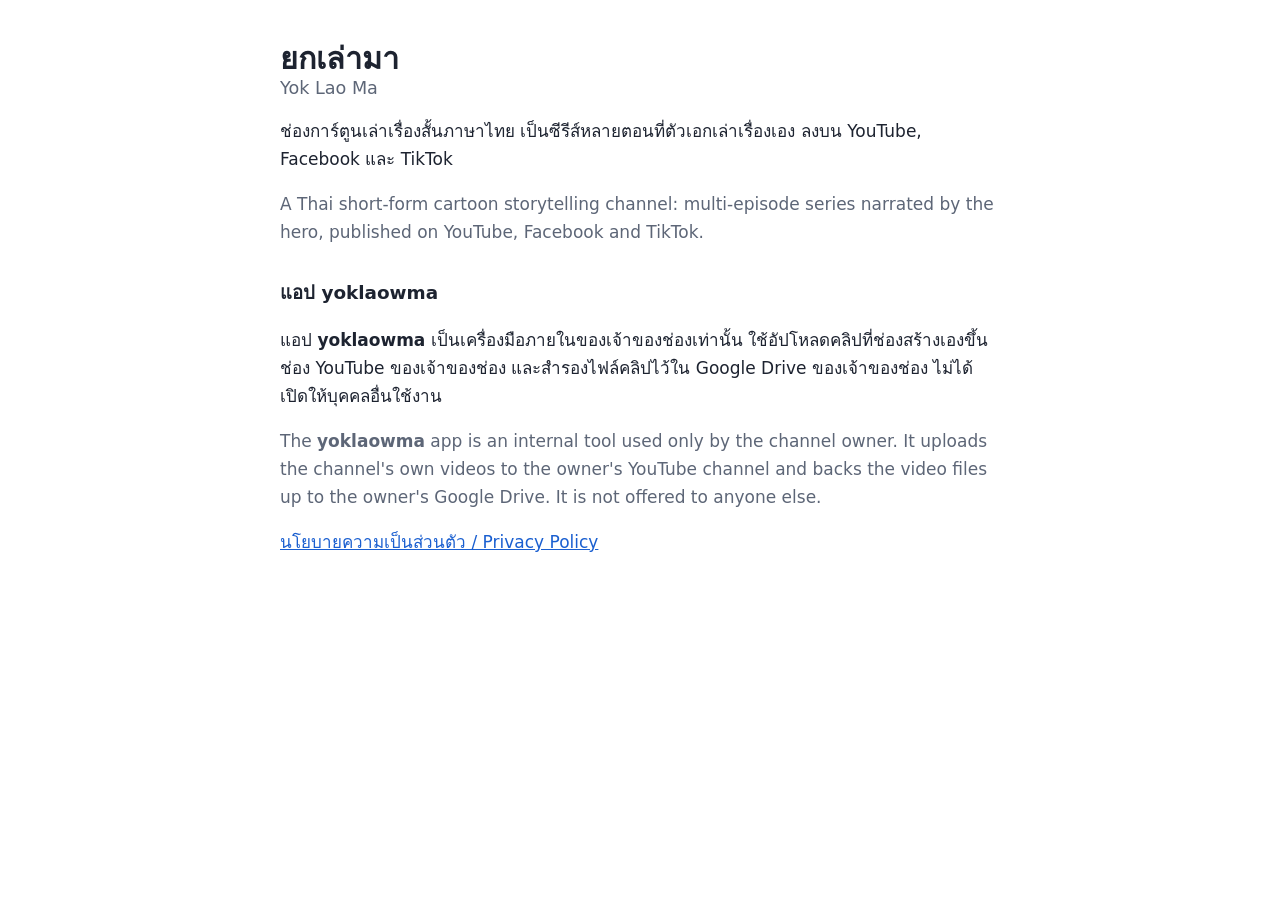
<file: index.html>
<!doctype html>
<html lang="th">
<head>
<meta charset="utf-8">
<meta name="viewport" content="width=device-width, initial-scale=1">
<title>ยกเล่ามา (Yok Lao Ma)</title>
<meta name="description" content="ยกเล่ามา: ช่องการ์ตูนเล่าเรื่องสั้นภาษาไทย">
<link rel="stylesheet" href="style.css">
</head>
<body>
<main>
  <h1>ยกเล่ามา <span class="en">Yok Lao Ma</span></h1>
  <p>ช่องการ์ตูนเล่าเรื่องสั้นภาษาไทย เป็นซีรีส์หลายตอนที่ตัวเอกเล่าเรื่องเอง ลงบน YouTube, Facebook และ TikTok</p>
  <p class="en">A Thai short-form cartoon storytelling channel: multi-episode series narrated by the hero,
  published on YouTube, Facebook and TikTok.</p>

  <h2>แอป yoklaowma</h2>
  <p>แอป <b>yoklaowma</b> เป็นเครื่องมือภายในของเจ้าของช่องเท่านั้น ใช้อัปโหลดคลิปที่ช่องสร้างเองขึ้นช่อง YouTube
  ของเจ้าของช่อง และสำรองไฟล์คลิปไว้ใน Google Drive ของเจ้าของช่อง ไม่ได้เปิดให้บุคคลอื่นใช้งาน</p>
  <p class="en">The <b>yoklaowma</b> app is an internal tool used only by the channel owner. It uploads the
  channel's own videos to the owner's YouTube channel and backs the video files up to the owner's Google Drive.
  It is not offered to anyone else.</p>

  <p><a href="privacy.html">นโยบายความเป็นส่วนตัว / Privacy Policy</a></p>
</main>
</body>
</html>
</file>
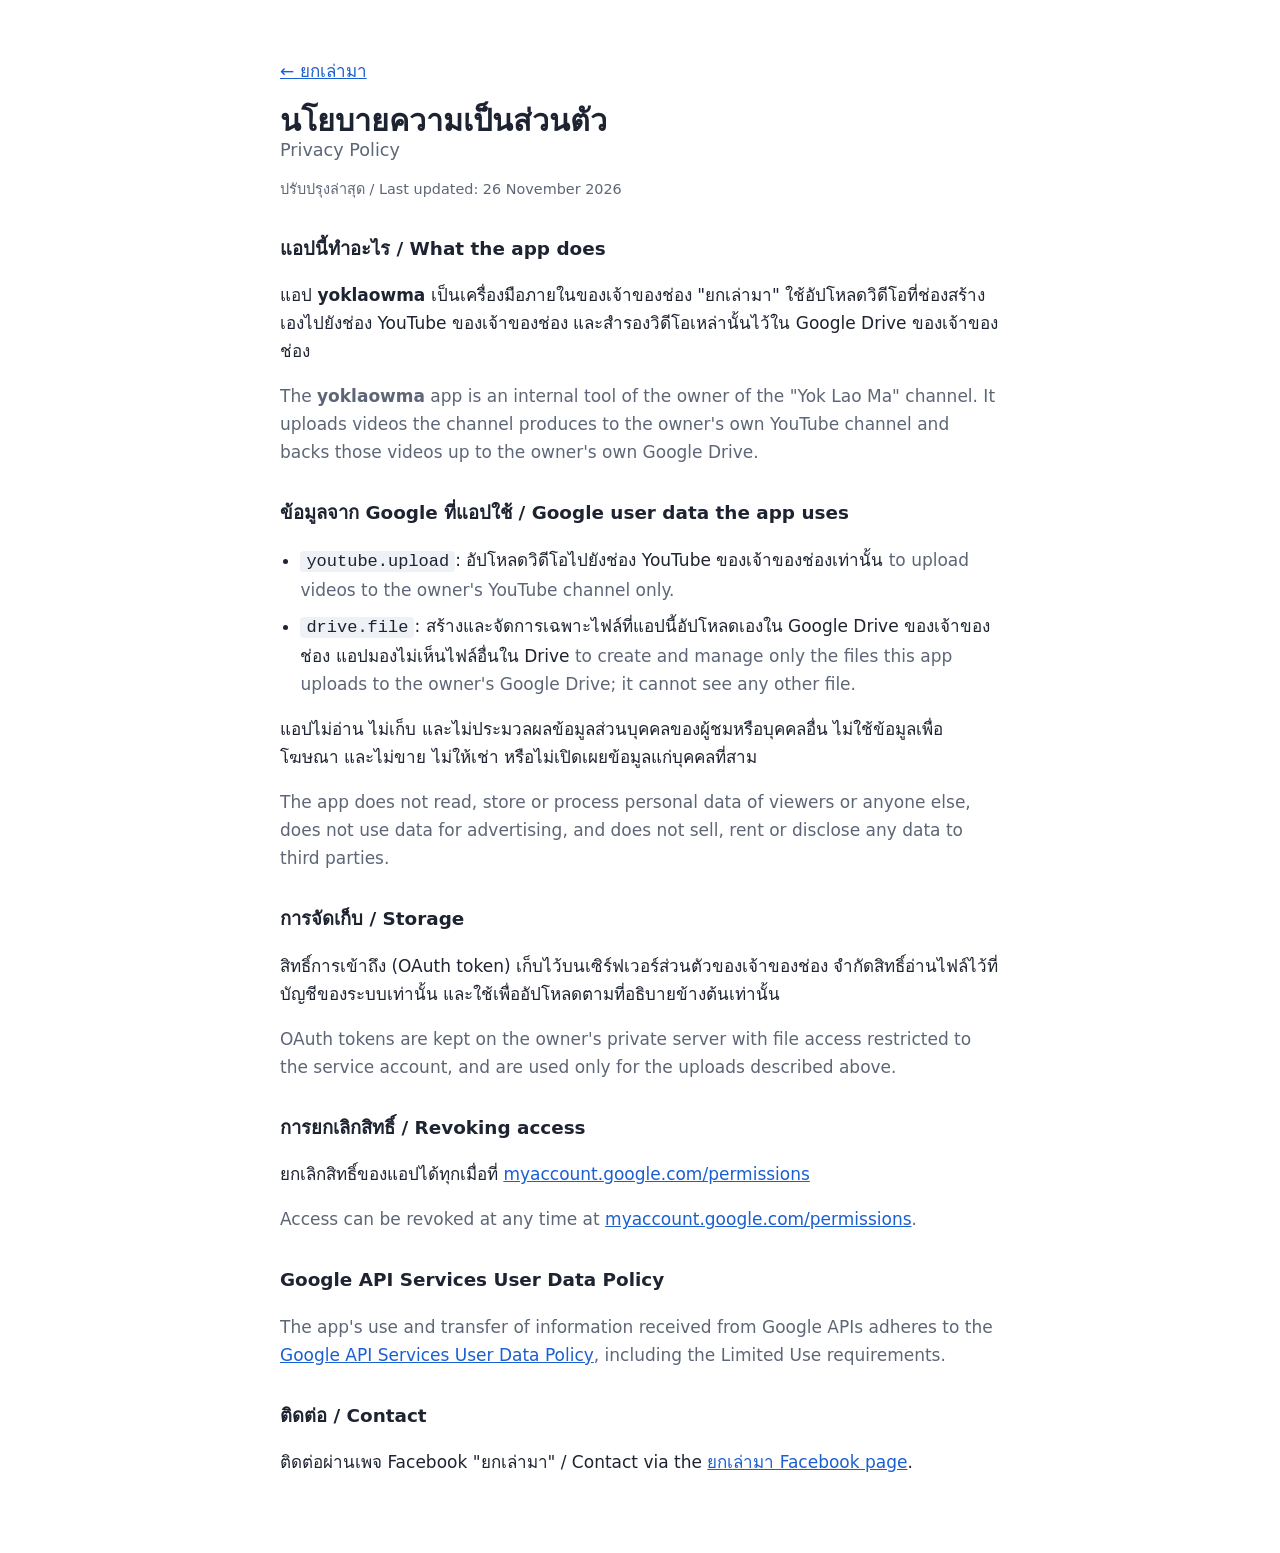
<file: privacy.html>
<!doctype html>
<html lang="th">
<head>
<meta charset="utf-8">
<meta name="viewport" content="width=device-width, initial-scale=1">
<title>Privacy Policy - Yok Lao Ma</title>
<meta name="description" content="นโยบายความเป็นส่วนตัวของแอป yoklaowma">
<link rel="stylesheet" href="style.css">
</head>
<body>
<main>
  <p><a href="index.html">← ยกเล่ามา</a></p>
  <h1>นโยบายความเป็นส่วนตัว <span class="en">Privacy Policy</span></h1>
  <p class="muted">ปรับปรุงล่าสุด / Last updated: 26 November 2026</p>

  <h2>แอปนี้ทำอะไร / What the app does</h2>
  <p>แอป <b>yoklaowma</b> เป็นเครื่องมือภายในของเจ้าของช่อง "ยกเล่ามา" ใช้อัปโหลดวิดีโอที่ช่องสร้างเองไปยังช่อง
  YouTube ของเจ้าของช่อง และสำรองวิดีโอเหล่านั้นไว้ใน Google Drive ของเจ้าของช่อง</p>
  <p class="en">The <b>yoklaowma</b> app is an internal tool of the owner of the "Yok Lao Ma" channel. It uploads
  videos the channel produces to the owner's own YouTube channel and backs those videos up to the owner's own Google Drive.</p>

  <h2>ข้อมูลจาก Google ที่แอปใช้ / Google user data the app uses</h2>
  <ul>
    <li><code>youtube.upload</code>: อัปโหลดวิดีโอไปยังช่อง YouTube ของเจ้าของช่องเท่านั้น
      <span class="en">to upload videos to the owner's YouTube channel only.</span></li>
    <li><code>drive.file</code>: สร้างและจัดการเฉพาะไฟล์ที่แอปนี้อัปโหลดเองใน Google Drive ของเจ้าของช่อง แอปมองไม่เห็นไฟล์อื่นใน Drive
      <span class="en">to create and manage only the files this app uploads to the owner's Google Drive; it cannot see any other file.</span></li>
  </ul>
  <p>แอปไม่อ่าน ไม่เก็บ และไม่ประมวลผลข้อมูลส่วนบุคคลของผู้ชมหรือบุคคลอื่น ไม่ใช้ข้อมูลเพื่อโฆษณา
  และไม่ขาย ไม่ให้เช่า หรือไม่เปิดเผยข้อมูลแก่บุคคลที่สาม</p>
  <p class="en">The app does not read, store or process personal data of viewers or anyone else, does not use data
  for advertising, and does not sell, rent or disclose any data to third parties.</p>

  <h2>การจัดเก็บ / Storage</h2>
  <p>สิทธิ์การเข้าถึง (OAuth token) เก็บไว้บนเซิร์ฟเวอร์ส่วนตัวของเจ้าของช่อง จำกัดสิทธิ์อ่านไฟล์ไว้ที่บัญชีของระบบเท่านั้น
  และใช้เพื่ออัปโหลดตามที่อธิบายข้างต้นเท่านั้น</p>
  <p class="en">OAuth tokens are kept on the owner's private server with file access restricted to the service
  account, and are used only for the uploads described above.</p>

  <h2>การยกเลิกสิทธิ์ / Revoking access</h2>
  <p>ยกเลิกสิทธิ์ของแอปได้ทุกเมื่อที่ <a href="https://myaccount.google.com/permissions">myaccount.google.com/permissions</a></p>
  <p class="en">Access can be revoked at any time at
  <a href="https://myaccount.google.com/permissions">myaccount.google.com/permissions</a>.</p>

  <h2>Google API Services User Data Policy</h2>
  <p class="en">The app's use and transfer of information received from Google APIs adheres to the
  <a href="https://developers.google.com/terms/api-services-user-data-policy">Google API Services User Data Policy</a>,
  including the Limited Use requirements.</p>

  <h2>ติดต่อ / Contact</h2>
  <p>ติดต่อผ่านเพจ Facebook "ยกเล่ามา" / Contact via the
  <a href="https://www.facebook.com/1391949560675630">ยกเล่ามา Facebook page</a>.</p>
</main>
</body>
</html>
</file>
<file: style.css>
:root { --bg: #ffffff; --fg: #1d2330; --muted: #5d6677; --link: #1a5fd0; --code: #eef1f6; }
@media (prefers-color-scheme: dark) {
  :root { --bg: #14171d; --fg: #e6e9ef; --muted: #9aa3b2; --link: #7fb0ff; --code: #242a35; }
}
body { margin: 0; background: var(--bg); color: var(--fg);
       font: 17px/1.65 "Sarabun", "Noto Sans Thai", system-ui, -apple-system, "Segoe UI", sans-serif; }
main { max-width: 720px; margin: 0 auto; padding: 40px 16px 64px; }
h1 { font-size: 1.9rem; line-height: 1.25; margin: 0 0 16px; }
h2 { font-size: 1.15rem; margin: 32px 0 8px; }
.en { color: var(--muted); }
h1 .en { display: block; font-size: 1.1rem; font-weight: 500; }
.muted { color: var(--muted); font-size: .9rem; }
a { color: var(--link); }
code { background: var(--code); padding: 1px 6px; border-radius: 4px; }
ul { padding-left: 1.2em; }
li { margin-bottom: 8px; }
</file>
